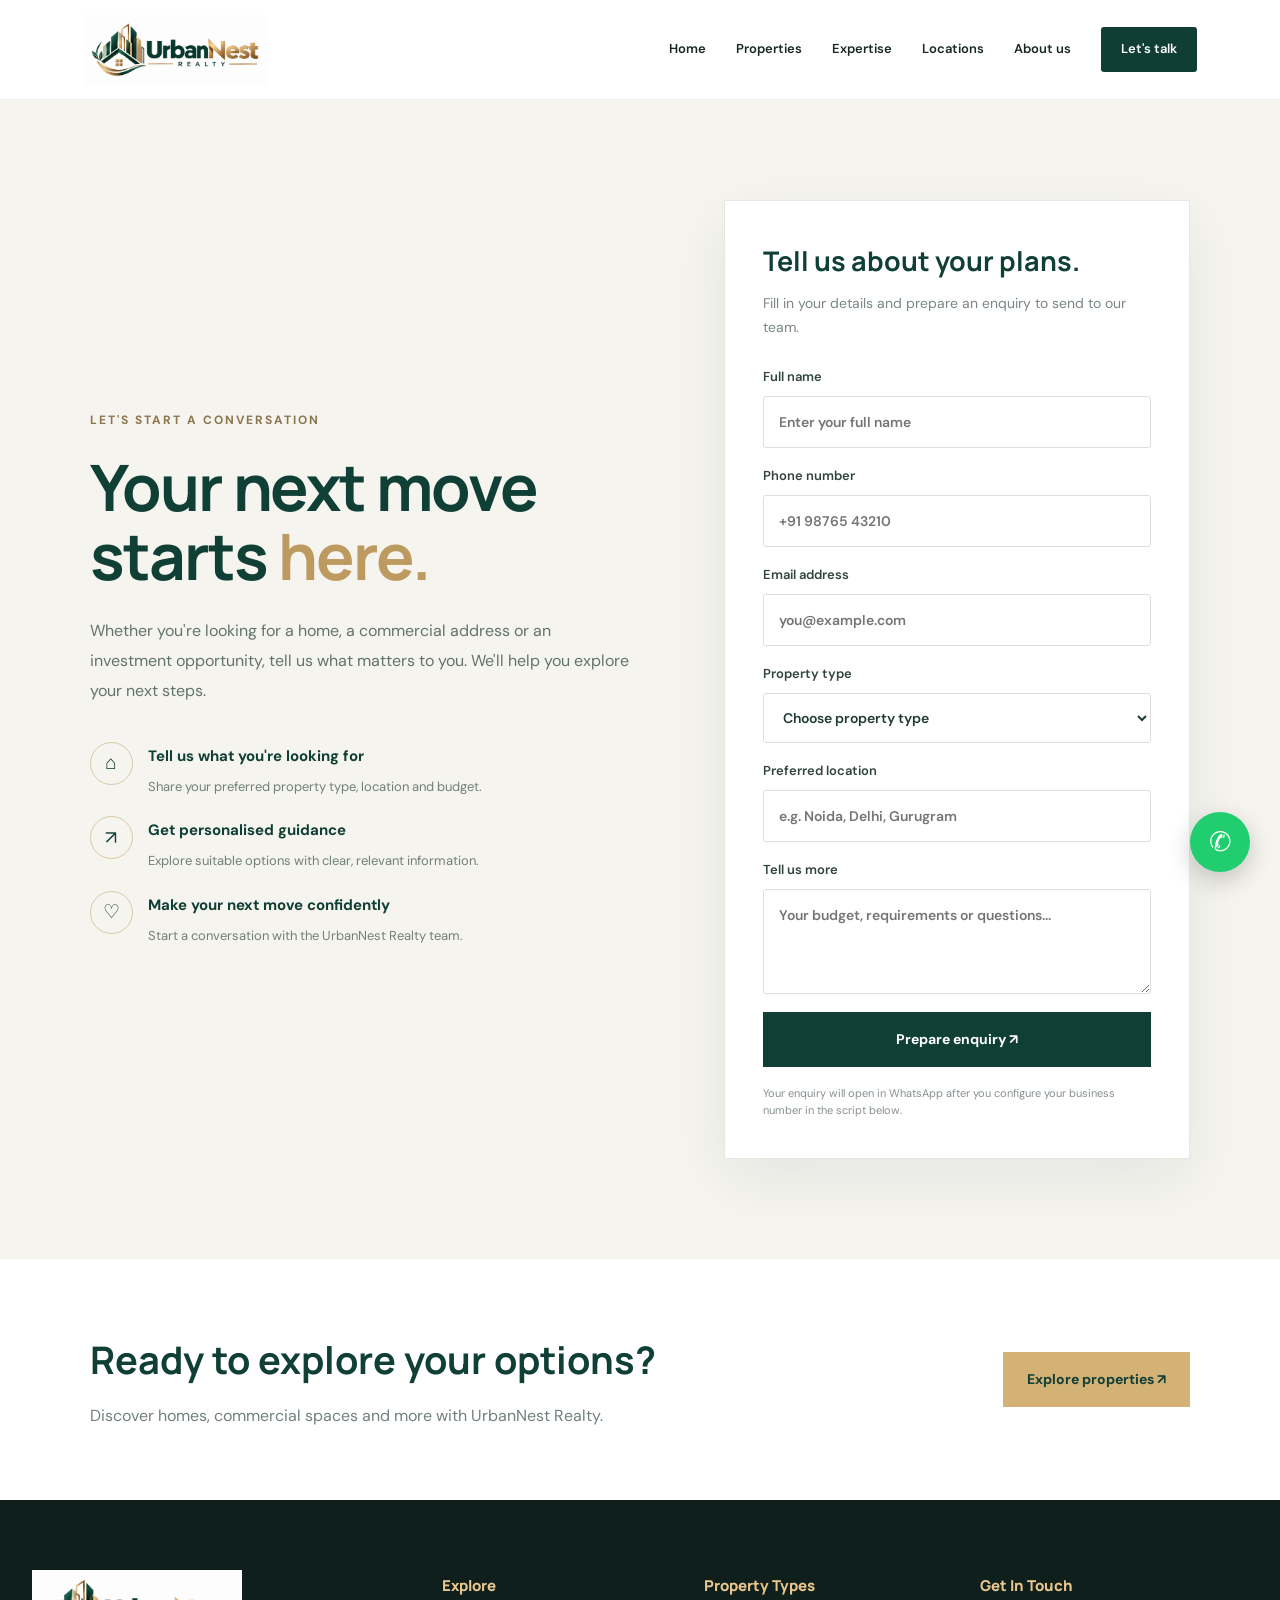
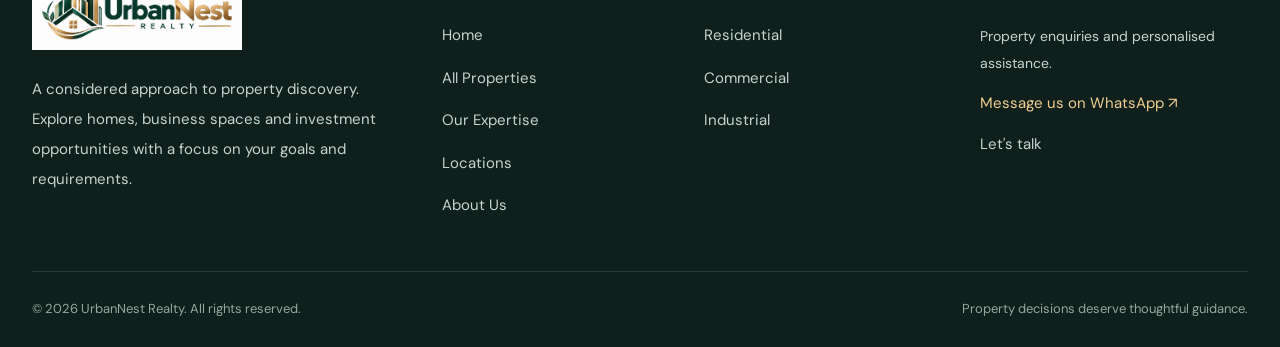
<file: lets.html>
<!DOCTYPE html>
<html lang="en">
<head>
  <meta charset="UTF-8">
  <meta name="viewport" content="width=device-width, initial-scale=1.0">
  <meta name="description" content="Contact UrbanNest Realty for residential, commercial and industrial property guidance.">
  <title>Let's Talk | UrbanNest Realty</title>

  <link rel="preconnect" href="https://fonts.googleapis.com">
  <link rel="preconnect" href="https://fonts.gstatic.com" crossorigin>
  <link href="https://fonts.googleapis.com/css2?family=DM+Sans:wght@400;500;600;700&family=Manrope:wght@400;500;600;700;800&display=swap" rel="stylesheet">
  <link rel="stylesheet" href="style.css">

  <style>
    /* CONTACT PAGE */
    .talk-hero {
      background: #f5f4ef;
      padding: 100px 7%;
    }

    .talk-hero-inner {
      max-width: 1250px;
      margin: auto;
      display: grid;
      grid-template-columns: 1.1fr .9fr;
      gap: 65px;
      align-items: center;
    }

    .talk-kicker {
      color: #8d754e;
      font-size: 12px;
      font-weight: 700;
      letter-spacing: 2px;
      margin-bottom: 22px;
    }

    .talk-copy h1 {
      color: #103f35;
      font-family: "Manrope", sans-serif;
      font-size: clamp(42px, 5vw, 72px);
      line-height: 1.08;
      letter-spacing: -2px;
      margin: 0 0 25px;
    }

    .talk-copy h1 em {
      color: #bd9a60;
      font-style: normal;
    }

    .talk-copy > p {
      max-width: 540px;
      color: #63736d;
      font-size: 16px;
      line-height: 1.9;
    }

    .talk-points {
      display: grid;
      gap: 18px;
      margin-top: 35px;
    }

    .talk-point {
      display: flex;
      align-items: flex-start;
      gap: 15px;
    }

    .talk-point-icon {
      width: 43px;
      height: 43px;
      flex-shrink: 0;
      border: 1px solid #d9c8a8;
      border-radius: 50%;
      display: grid;
      place-items: center;
      color: #103f35;
      font-size: 19px;
    }

    .talk-point strong {
      display: block;
      color: #103f35;
      font-size: 15px;
      margin: 2px 0 5px;
    }

    .talk-point span {
      color: #728079;
      font-size: 13px;
      line-height: 1.7;
    }

    .talk-form-card {
      background: #fff;
      padding: 38px;
      border: 1px solid #e8e6df;
      box-shadow: 0 20px 60px rgba(16, 63, 53, .07);
    }

    .talk-form-card h2 {
      color: #103f35;
      font-family: "Manrope", sans-serif;
      font-size: 27px;
      margin: 0 0 10px;
    }

    .talk-form-card > p {
      color: #7b8780;
      font-size: 14px;
      line-height: 1.7;
      margin: 0 0 27px;
    }

    .talk-form {
      display: grid;
      gap: 18px;
    }

    .talk-form label {
      display: grid;
      gap: 8px;
      color: #31453d;
      font-size: 13px;
      font-weight: 600;
    }

    .talk-form input,
    .talk-form select,
    .talk-form textarea {
      width: 100%;
      box-sizing: border-box;
      padding: 14px 15px;
      border: 1px solid #dedfd8;
      border-radius: 3px;
      background: #fff;
      color: #203b32;
      font: inherit;
      font-size: 14px;
      outline: none;
    }

    .talk-form input:focus,
    .talk-form select:focus,
    .talk-form textarea:focus {
      border-color: #103f35;
    }

    .talk-form textarea {
      min-height: 105px;
      resize: vertical;
    }

    .talk-submit {
      border: 0;
      background: #103f35;
      color: #fff;
      padding: 16px 20px;
      font-size: 14px;
      font-weight: 700;
      cursor: pointer;
      transition: background .2s ease;
    }

    .talk-submit:hover {
      background: #1b594a;
    }

    .talk-note {
      color: #87918b;
      font-size: 11px;
      line-height: 1.6;
    }

    .talk-bottom {
      padding: 70px 7%;
      background: #fff;
    }

    .talk-bottom-inner {
      max-width: 1250px;
      margin: auto;
      display: flex;
      align-items: center;
      justify-content: space-between;
      gap: 30px;
    }

    .talk-bottom h2 {
      color: #103f35;
      font-family: "Manrope", sans-serif;
      font-size: clamp(26px, 3vw, 38px);
      margin: 0 0 12px;
    }

    .talk-bottom p {
      color: #728079;
      line-height: 1.8;
      margin: 0;
    }

    .talk-properties-link {
      display: inline-block;
      padding: 16px 24px;
      background: #d4b174;
      color: #103f35;
      text-decoration: none;
      font-size: 14px;
      font-weight: 700;
      white-space: nowrap;
    }

    /* FOOTER — SAME DESIGN AS HOME PAGE */
    .footer {
      background: #0f1f1b;
      color: #c5d4cf;
      width: 100%;
      margin: 0;
      padding: 0;
      overflow: hidden;
      font-family: "DM Sans", sans-serif;
    }

    .footer .container {
      width: 100%;
      max-width: 100%;
      padding: 0 32px;
      margin: 0 auto;
      box-sizing: border-box;
    }

    .footer-grid {
      display: grid;
      grid-template-columns: 1.35fr .8fr .85fr 1fr;
      gap: 48px;
      padding: 70px 0 52px;
      align-items: start;
    }

    .footer-brand,
    .footer-column {
      min-width: 0;
    }

    .footer .brand {
      display: inline-flex;
      align-items: center;
      gap: 15px;
      margin-bottom: 24px;
      text-decoration: none;
    }

    .footer .brand-logo {
      max-width: 220px;
      height: auto;
      object-fit: contain;
    }

    .footer-about {
      max-width: 390px;
      color: #c5d4cf;
      font-size: 15px;
      line-height: 2;
      margin: 0;
    }

    .footer-column h4 {
      color: #e8c58d;
      font-family: "Manrope", sans-serif;
      font-size: 15px;
      font-weight: 800;
      margin: 4px 0 25px;
    }

    .footer-links {
      display: flex;
      flex-direction: column;
      align-items: flex-start;
      gap: 17px;
    }

    .footer-links a,
    .footer-contact a {
      color: #c5d4cf;
      font-size: 15px;
      line-height: 1.7;
      text-decoration: none;
      transition: color .25s ease, transform .25s ease;
    }

    .footer-links a:hover,
    .footer-contact a:hover {
      color: #e8c58d;
      transform: translateX(3px);
    }

    .footer-contact {
      display: flex;
      flex-direction: column;
      align-items: flex-start;
      gap: 15px;
    }

    .footer-contact p {
      color: #c5d4cf;
      font-size: 14px;
      line-height: 1.9;
      margin: 0;
    }

    .footer-contact a.footer-whatsapp {
      color: #f0cf91;
    }

    .footer-bottom {
      min-height: 76px;
      border-top: 1px solid rgba(255,255,255,.12);
      display: flex;
      justify-content: space-between;
      align-items: center;
      flex-wrap: wrap;
      gap: 12px 24px;
      padding: 18px 0;
      box-sizing: border-box;
    }

    .footer-bottom span {
      color: #91aaa1;
      font-size: 13px;
      line-height: 1.7;
    }

    .whatsapp-float {
      position: fixed;
      right: 30px;
      bottom: 28px;
      z-index: 9999;
      width: 60px;
      height: 60px;
      display: flex;
      justify-content: center;
      align-items: center;
      border-radius: 50%;
      background: #20ce70;
      color: #fff;
      text-decoration: none;
      box-shadow: 0 8px 25px rgba(0,0,0,.2);
    }

    @media (max-width: 1050px) {
      .footer-grid {
        grid-template-columns: repeat(2, minmax(0, 1fr));
        gap: 42px 35px;
        padding: 55px 0 42px;
      }

      .talk-hero-inner {
        gap: 35px;
      }
    }

    @media (max-width: 760px) {
      .talk-hero {
        padding: 65px 22px;
      }

      .talk-hero-inner {
        grid-template-columns: 1fr;
      }

      .talk-form-card {
        padding: 25px 20px;
      }

      .talk-bottom {
        padding: 50px 22px;
      }

      .talk-bottom-inner {
        align-items: flex-start;
        flex-direction: column;
      }
    }

    @media (max-width: 600px) {
      .footer .container {
        padding: 0 22px;
      }

      .footer-grid {
        grid-template-columns: 1fr;
        gap: 35px;
        padding: 42px 0 35px;
      }

      .footer-bottom {
        align-items: flex-start;
        flex-direction: column;
        gap: 7px;
        padding: 20px 0;
      }

      .whatsapp-float {
        width: 54px;
        height: 54px;
        right: 17px;
        bottom: 17px;
      }
    }
  </style>
</head>

<body>
  <!-- SAME HEADER -->
  <header class="header">
    <a href="index.html#home" class="brand" aria-label="UrbanNest Realty Home">
      <img src="urbannest-logo.png" alt="UrbanNest Realty" class="brand-logo">
    </a>

    <button type="button" class="menu-toggle" id="menuToggle"
      aria-label="Toggle navigation" aria-expanded="false" aria-controls="nav">
      ☰
    </button>

    <nav class="nav" id="nav">
      <a href="index.html">Home</a>
      <a href="properties.html">Properties</a>
      <a href="expertise.html">Expertise</a>
      <a href="location.html">Locations</a>
      <a href="about.html">About us</a>
      <a class="nav-cta" href="lets.html">Let's talk</a>
    </nav>
  </header>

  <main>
    <section class="talk-hero">
      <div class="talk-hero-inner">
        <div class="talk-copy">
          <div class="talk-kicker">LET'S START A CONVERSATION</div>
          <h1>Your next move<br>starts <em>here.</em></h1>
          <p>
            Whether you're looking for a home, a commercial address or an
            investment opportunity, tell us what matters to you. We'll help
            you explore your next steps.
          </p>

          <div class="talk-points">
            <div class="talk-point">
              <div class="talk-point-icon">⌂</div>
              <div>
                <strong>Tell us what you're looking for</strong>
                <span>Share your preferred property type, location and budget.</span>
              </div>
            </div>

            <div class="talk-point">
              <div class="talk-point-icon">↗</div>
              <div>
                <strong>Get personalised guidance</strong>
                <span>Explore suitable options with clear, relevant information.</span>
              </div>
            </div>

            <div class="talk-point">
              <div class="talk-point-icon">♡</div>
              <div>
                <strong>Make your next move confidently</strong>
                <span>Start a conversation with the UrbanNest Realty team.</span>
              </div>
            </div>
          </div>
        </div>

        <div class="talk-form-card">
          <h2>Tell us about your plans.</h2>
          <p>Fill in your details and prepare an enquiry to send to our team.</p>

          <form class="talk-form" id="talkForm">
            <label>
              Full name
              <input type="text" id="talkName" placeholder="Enter your full name" required>
            </label>

            <label>
              Phone number
              <input type="tel" id="talkPhone" placeholder="+91 98765 43210"
                pattern="[0-9+() -]{8,18}" required>
            </label>

            <label>
              Email address
              <input type="email" id="talkEmail" placeholder="you@example.com">
            </label>

            <label>
              Property type
              <select id="talkType" required>
                <option value="">Choose property type</option>
                <option>Residential</option>
                <option>Commercial</option>
                <option>Industrial</option>
                <option>Investment consultation</option>
              </select>
            </label>

            <label>
              Preferred location
              <input type="text" id="talkLocation" placeholder="e.g. Noida, Delhi, Gurugram">
            </label>

            <label>
              Tell us more
              <textarea id="talkMessage" placeholder="Your budget, requirements or questions..."></textarea>
            </label>

            <button type="submit" class="talk-submit">Prepare enquiry ↗</button>
            <span class="talk-note">
              Your enquiry will open in WhatsApp after you configure your business number in the script below.
            </span>
          </form>
        </div>
      </div>
    </section>

    <section class="talk-bottom">
      <div class="talk-bottom-inner">
        <div>
          <h2>Ready to explore your options?</h2>
          <p>Discover homes, commercial spaces and more with UrbanNest Realty.</p>
        </div>
        <a href="properties.html" class="talk-properties-link">Explore properties ↗</a>
      </div>
    </section>
  </main>

  <!-- SAME FOOTER -->
  <footer class="footer" id="footer">
    <div class="container">
      <div class="footer-grid">
        <div class="footer-brand">
          <a href="index.html#home" class="brand" aria-label="UrbanNest Realty Home">
            <img src="urbannest-logo.png" alt="UrbanNest Realty" class="brand-logo">
          </a>
          <p class="footer-about">
            A considered approach to property discovery.
            Explore homes, business spaces and investment opportunities
            with a focus on your goals and requirements.
          </p>
        </div>

        <div class="footer-column">
          <h4>Explore</h4>
          <div class="footer-links">
            <a href="index.html#home">Home</a>
            <a href="properties.html">All Properties</a>
            <a href="expertise.html">Our Expertise</a>
            <a href="location.html">Locations</a>
            <a href="about.html">About Us</a>
          </div>
        </div>

        <div class="footer-column">
          <h4>Property Types</h4>
          <div class="footer-links">
            <a href="properties.html">Residential</a>
            <a href="properties.html">Commercial</a>
            <a href="properties.html">Industrial</a>
          </div>
        </div>

        <div class="footer-column">
          <h4>Get In Touch</h4>
          <div class="footer-contact">
            <p>Property enquiries and personalised assistance.</p>
            <a href="#" id="footerWhatsApp" class="footer-whatsapp"
              target="_blank" rel="noopener noreferrer">
              Message us on WhatsApp ↗
            </a>
            <a href="lets.html">Let's talk</a>
          </div>
        </div>
      </div>

      <div class="footer-bottom">
        <span>© <span id="currentYear"></span> UrbanNest Realty. All rights reserved.</span>
        <span>Property decisions deserve thoughtful guidance.</span>
      </div>
    </div>
  </footer>

  <a class="whatsapp-float" id="whatsappFloat" href="#"
    aria-label="Chat on WhatsApp" target="_blank" rel="noopener noreferrer">
    ✆
  </a>

  <script src="script.js" defer></script>

  <script>
    document.getElementById("currentYear").textContent = new Date().getFullYear();

    /*
      IMPORTANT:
      Replace the placeholder below with your WhatsApp business number.
      Use country code + number only, without +, spaces or dashes.
      Example format for India: 91XXXXXXXXXX
    */
    const WHATSAPP_NUMBER = "91YOURNUMBER";

    function openWhatsApp(message) {
      if (!/^91\d{10}$/.test(WHATSAPP_NUMBER)) {
        alert("Please add your actual WhatsApp business number in lets-talk.html first.");
        return;
      }

      const url = "https://wa.me/" + WHATSAPP_NUMBER +
        "?text=" + encodeURIComponent(message);

      window.open(url, "_blank", "noopener,noreferrer");
    }

    document.getElementById("talkForm").addEventListener("submit", function (event) {
      event.preventDefault();

      const name = document.getElementById("talkName").value.trim();
      const phone = document.getElementById("talkPhone").value.trim();
      const email = document.getElementById("talkEmail").value.trim();
      const type = document.getElementById("talkType").value;
      const location = document.getElementById("talkLocation").value.trim();
      const details = document.getElementById("talkMessage").value.trim();

      const message =
        "Hello UrbanNest Realty, I would like to make a property enquiry.\n\n" +
        "Name: " + name + "\n" +
        "Phone: " + phone + "\n" +
        "Email: " + (email || "Not provided") + "\n" +
        "Property Type: " + type + "\n" +
        "Preferred Location: " + (location || "Not specified") + "\n" +
        "Requirements: " + (details || "Not specified");

      openWhatsApp(message);
    });

    document.getElementById("whatsappFloat").addEventListener("click", function (event) {
      event.preventDefault();
      openWhatsApp("Hello UrbanNest Realty, I would like to enquire about your properties.");
    });

    document.getElementById("footerWhatsApp").addEventListener("click", function (event) {
      event.preventDefault();
      openWhatsApp("Hello UrbanNest Realty, I would like to discuss a property enquiry.");
    });
  </script>
</body>
</html>
</file>
<file: style.css>
:root {
  --green: #103e35;
  --green-dark: #092c26;
  --green-light: #1e5c4e;
  --gold: #d6b477;
  --cream: #f6f3eb;
  --paper: #fffefa;
  --ink: #182820;
  --muted: #777e75;
  --line: #dedfd5;
  --white: #ffffff;
}

* { box-sizing: border-box; margin: 0; padding: 0; }
html { scroll-behavior: smooth; scroll-padding-top: 90px; }
body {
  font-family: "DM Sans", sans-serif;
  color: var(--ink);
  background: var(--paper);
  line-height: 1.6;
}
h1, h2, h3, .brand-name { font-family: "Manrope", sans-serif; }
a { color: inherit; text-decoration: none; }
button, input, select { font: inherit; }
button, a { -webkit-tap-highlight-color: transparent; }
img { display: block; width: 100%; object-fit: cover; }
button { cursor: pointer; }
::selection { background: var(--gold); color: var(--green-dark); }

/* HEADER */
.header {
  height: 86px;
  padding: 0 6.5%;
  display: flex;
  align-items: center;
  justify-content: space-between;
  background: var(--paper);
  position: sticky;
  top: 0;
  z-index: 100;
  border-bottom: 1px solid rgba(16, 62, 53, .08);
}
.brand { display: flex; align-items: center; gap: 11px; }
.brand-symbol {
  width: 43px; height: 43px;
  display: grid; place-items: center;
  color: var(--gold);
  border: 1px solid var(--gold);
  font: 800 16px "Manrope", sans-serif;
  letter-spacing: -3px;
  border-radius: 50% 50% 50% 8px;
  transform: rotate(-5deg);
}
.brand-symbol span { color: var(--green); }
.brand-name {
  font-size: 15px; font-weight: 800;
  letter-spacing: 1.3px; line-height: 1.25;
}
.brand-name small {
  display: block; font-size: 8px;
  font-family: "DM Sans", sans-serif;
  letter-spacing: 2.6px; color: var(--muted);
  margin-top: 3px;
}
.nav { display: flex; align-items: center; gap: 31px; }
.nav > a:not(.nav-cta) {
  font-size: 13px; font-weight: 600;
  transition: color .2s;
}
.nav > a:hover { color: #a27c3f; }
.nav .nav-cta {
  background: var(--green); color: white;
  padding: 12px 20px; border-radius: 3px;
  font-size: 13px; font-weight: 600;
}
.menu-toggle { display: none; border: 0; background: none; font-size: 25px; }

/* HERO */
.hero {
  background: var(--green-dark);
  min-height: 590px;
  padding: 66px 6.5% 90px;
  color: white;
  display: grid;
  grid-template-columns: .88fr 1.12fr;
  gap: 6%;
  align-items: center;
  position: relative;
  overflow: hidden;
}
.hero::before {
  content: ""; position: absolute;
  width: 450px; height: 450px;
  border: 1px solid rgba(214,180,119,.12);
  border-radius: 50%; left: -270px; bottom: -260px;
  box-shadow: 0 0 0 60px rgba(214,180,119,.025),
              0 0 0 120px rgba(214,180,119,.025);
}
.hero-copy { position: relative; z-index: 2; padding-bottom: 15px; }
.eyebrow, .section-kicker {
  font-size: 10px; font-weight: 700;
  letter-spacing: 2.4px; text-transform: uppercase;
}
.eyebrow { color: var(--gold); display: flex; gap: 10px; align-items: center; }
.eyebrow span, .live-dot {
  width: 7px; height: 7px; border-radius: 50%;
  background: var(--gold); display: inline-block;
}
.hero h1 {
  font-size: clamp(46px, 5.5vw, 78px);
  line-height: 1.06; letter-spacing: -4px;
  margin: 28px 0 23px; font-weight: 600;
}
h1 em, h2 em { color: var(--gold); font-style: normal; }
.hero-description { max-width: 420px; color: #c6d4cb; font-size: 15px; line-height: 1.9; }
.hero-actions { display: flex; flex-wrap: wrap; align-items: center; gap: 24px; margin-top: 30px; }
.button {
  display: inline-flex; align-items: center;
  justify-content: center; gap: 18px;
  padding: 14px 20px; border: 0;
  border-radius: 3px; font-size: 13px;
  font-weight: 700; transition: .25s;
}
.button:hover { transform: translateY(-3px); box-shadow: 0 9px 22px #0002; }
.button-gold { background: var(--gold); color: var(--green-dark); }
.button-green { background: var(--green); color: white; }
.text-link { font-size: 12px; color: #e5ece7; }
.text-link span { margin-left: 8px; color: var(--gold); }
.hero-proof { display: flex; align-items: center; gap: 13px; margin-top: 46px; }
.avatar-stack { display: flex; padding-left: 2px; }
.avatar-stack span {
  width: 29px; height: 29px; border-radius: 50%;
  display: grid; place-items: center; margin-left: -3px;
  border: 2px solid var(--green-dark);
  background: #d6b477; color: var(--green-dark);
  font-size: 9px; font-weight: 800;
}
.avatar-stack span:nth-child(2) { background: #e8dfce; }
.avatar-stack span:nth-child(3) { background: #779c88; }
.hero-proof strong, .hero-proof small { display: block; font-size: 10px; }
.hero-proof small { color: #b5c8bd; margin-top: 3px; }
.hero-visual {
  position: relative; height: 440px;
  border-radius: 3px 90px 3px 3px;
}
.hero-visual > img { height: 100%; border-radius: inherit; }
.hero-visual::after {
  content: ""; position: absolute; inset: 0;
  border-radius: inherit;
  background: linear-gradient(0deg, rgba(0,0,0,.62), transparent 62%);
}
.image-label {
  position: absolute; top: 22px; left: 22px;
  z-index: 2; background: #0c3029d9;
  padding: 9px 12px; font-size: 9px; letter-spacing: 1.5px;
}
.live-dot { width: 6px; height: 6px; margin-right: 7px; }
.hero-image-caption { position: absolute; left: 30px; bottom: 30px; z-index: 2; }
.hero-image-caption > span { font-size: 9px; letter-spacing: 2px; color: var(--gold); }
.hero-image-caption h2 { font-size: 28px; line-height: 1.3; margin-top: 8px; }
.floating-note {
  position: absolute; z-index: 3; bottom: 40px; right: -28px;
  background: var(--paper); color: var(--green);
  display: flex; gap: 12px; align-items: center;
  padding: 17px 19px; box-shadow: 0 15px 40px #0002;
  max-width: 250px;
}
.note-icon { font-size: 29px; color: #b08c4f; }
.floating-note small, .floating-note strong { display: block; }
.floating-note small { color: #a07d43; font-size: 8px; letter-spacing: 1.2px; }
.floating-note strong { font-size: 11px; line-height: 1.5; margin-top: 3px; }
.hero-side-note {
  position: absolute; right: 16px; top: 50%;
  writing-mode: vertical-rl; font-size: 8px;
  letter-spacing: 2px; color: #b6c7bd;
}

/* SEARCH */
.search-section {
  background: white; position: relative; z-index: 5;
  width: 87%; max-width: 1350px;
  margin: -38px auto 0; padding: 22px 26px;
  box-shadow: 0 14px 45px #0b30220d;
  border: 1px solid #ecece5;
  display: grid; grid-template-columns: 180px 1fr;
  gap: 22px; align-items: center;
}
.search-heading span { font-size: 9px; letter-spacing: 1.5px; color: #a27c3f; font-weight: 700; }
.search-heading p { font: 700 16px "Manrope", sans-serif; margin-top: 5px; }
.search-form { display: grid; grid-template-columns: 1fr 1fr 1fr auto; gap: 12px; }
.search-form label, .contact-form label {
  display: flex; flex-direction: column;
  gap: 6px; font-size: 10px; font-weight: 700; color: #777e75;
}
.search-form select {
  border: 0; border-bottom: 1px solid var(--line);
  background: white; padding: 7px 0;
  color: var(--ink); font-size: 12px; outline: none;
}
.search-button { align-self: end; padding: 12px 15px; white-space: nowrap; }

/* SHARED SECTIONS */
.section-pad { padding: 105px 8%; }
.section-kicker { color: #a17c43; }
.intro { padding-bottom: 70px; }
.intro-grid {
  display: grid; grid-template-columns: 1.2fr .8fr;
  gap: 8%; margin-top: 22px; align-items: end;
}
.intro h2, .section-heading h2, .expertise-copy h2 {
  font-size: clamp(31px, 4vw, 49px);
  line-height: 1.19; letter-spacing: -1.8px;
  font-weight: 600;
}
.intro h2 em, .section-heading h2 em,
.expertise-copy h2 em { color: #a17c43; }
.intro-text p { color: #6e766d; font-size: 13px; line-height: 1.95; }
.under-link {
  display: inline-block; font-size: 12px;
  font-weight: 700; border-bottom: 1px solid var(--gold);
  padding-bottom: 6px; margin-top: 17px;
}
.under-link span { color: #a17c43; margin-left: 8px; }
.stats-row {
  display: grid; grid-template-columns: repeat(4, 1fr);
  margin-top: 55px; border-top: 1px solid var(--line);
  border-bottom: 1px solid var(--line);
}
.stats-row > div { padding: 25px 18px 25px 0; }
.stats-row > div + div { border-left: 1px solid var(--line); padding-left: 25px; }
.stats-row strong { font: 700 27px "Manrope", sans-serif; }
.stats-row strong span { color: #b28c4c; }
.stats-row p { color: #747b73; font-size: 11px; margin-top: 4px; }

/* PROPERTY CARDS */
.property-section { background: var(--cream); }
.section-heading {
  display: flex; align-items: end;
  justify-content: space-between; gap: 30px; margin-top: 22px;
}
.section-heading p { max-width: 310px; font-size: 12px; color: var(--muted); line-height: 1.9; }
.section-heading .under-link { margin-bottom: 6px; }
.filter-bar { display: flex; gap: 9px; flex-wrap: wrap; margin: 35px 0 28px; }
.filter-btn {
  background: transparent; border: 1px solid #d6d7ce;
  padding: 9px 16px; font-size: 11px;
  color: #60695f; border-radius: 30px; transition: .2s;
}
.filter-btn.active, .filter-btn:hover {
  background: var(--green); color: white; border-color: var(--green);
}
.property-grid { display: grid; grid-template-columns: 1fr 1fr; gap: 45px 28px; align-items: start; }
.property-card { min-width: 0; }
.property-offset { margin-top: 52px; }
.property-image { height: 300px; position: relative; overflow: hidden; background: #d8ddd5; }
.property-large .property-image { height: 365px; }
.property-image img { height: 100%; transition: transform .6s; }
.property-card:hover .property-image img { transform: scale(1.045); }
.property-tag {
  position: absolute; top: 16px; left: 16px;
  background: var(--paper); color: var(--green);
  font-size: 8px; font-weight: 800; letter-spacing: 1.2px;
  padding: 8px 10px;
}
.heart-btn {
  position: absolute; top: 13px; right: 13px;
  width: 36px; height: 36px; border-radius: 50%;
  border: 0; background: #fffefaed;
  font-size: 23px; color: var(--green);
}
.heart-btn.saved { background: var(--green); color: white; }
.image-count {
  position: absolute; bottom: 14px; right: 14px;
  font-size: 9px; letter-spacing: 1px; color: white;
  background: #0b211b99; padding: 6px 8px;
}
.property-info {
  display: flex; justify-content: space-between; gap: 10px;
  align-items: start; padding-top: 18px;
}
.property-location { font-size: 9px; letter-spacing: 1.1px; color: #a17c43; font-weight: 700; }
.property-info h3 { font-size: 19px; margin-top: 5px; font-weight: 700; }
.property-price { white-space: nowrap; font-size: 12px; font-weight: 700; margin-top: 21px; }
.property-meta {
  display: flex; justify-content: space-between;
  padding-top: 13px; margin-top: 13px;
  border-top: 1px solid #dedfd5;
  font-size: 10px; color: #747b73;
}
.property-meta span:last-child { color: var(--green); font-weight: 700; }
.disclaimer { color: #777e75; font-size: 10px; margin-top: 28px; }
.no-results { padding: 35px; background: white; color: var(--green); font-size: 13px; }

/* EXPERTISE SPLIT */
.expertise {
  background: var(--green); color: white;
  display: grid; grid-template-columns: .92fr 1.08fr;
}
.expertise-image { min-height: 650px; position: relative; }
.expertise-image > img { height: 100%; position: absolute; inset: 0; }
.expertise-image::after {
  content: ""; position: absolute; inset: 0;
  background: linear-gradient(0deg, #092c26a8, transparent 55%);
}
.expertise-stamp {
  position: absolute; z-index: 2; bottom: 35px; left: 35px;
  border: 1px solid #ffffff9c; padding: 16px 20px;
  font-size: 10px; font-weight: 700; letter-spacing: 2px; line-height: 1.8;
}
.expertise-copy { padding: 85px 11% 75px 9%; }
.expertise-copy h2 { margin-top: 20px; }
.expertise-copy > p { color: #c5d5ca; font-size: 12px; line-height: 1.9; max-width: 430px; margin: 20px 0 25px; }
.expertise-list { margin-top: 42px; border-top: 1px solid #ffffff33; }
.expertise-list > div {
  display: grid; grid-template-columns: 36px 1fr 20px;
  align-items: center; gap: 8px; padding: 18px 0;
  border-bottom: 1px solid #ffffff33;
}
.expertise-list span { font-size: 10px; color: var(--gold); }
.expertise-list strong { font-size: 12px; font-weight: 500; }

/* LOCATIONS */
.locations { background: var(--paper); }
.location-grid { display: grid; grid-template-columns: repeat(4, 1fr); gap: 14px; margin-top: 37px; }
.location-card {
  height: 330px; position: relative; overflow: hidden;
  color: white; background: var(--green); display: block;
}
.location-card img {
  height: 100%; transition: transform .5s;
  filter: brightness(.73);
}
.location-card:hover img { transform: scale(1.06); filter: brightness(.55); }
.location-card::after {
  content: ""; position: absolute; inset: 0;
  background: linear-gradient(0deg, #071d17dd, transparent 60%);
}
.location-number { position: absolute; top: 16px; left: 15px; z-index: 1; font-size: 9px; letter-spacing: 1.5px; }
.location-card > div { position: absolute; bottom: 21px; left: 19px; z-index: 1; }
.location-card h3 { font-size: 23px; }
.location-card > div span { font-size: 10px; color: #e3c994; }

/* JOURNEY */
.journey { background: #eeeae0; }
.journey .section-heading { margin-bottom: 38px; }
.journey-steps { display: grid; grid-template-columns: repeat(3, 1fr); gap: 25px; }
.journey-steps > div { padding: 25px 25px 30px 0; border-top: 1px solid #c8c5b9; }
.journey-steps > div > span { color: #a17c43; font-size: 11px; font-weight: 700; }
.journey-steps h3 { font-size: 21px; margin: 24px 0 10px; }
.journey-steps p { color: #6e766d; font-size: 12px; line-height: 1.9; max-width: 280px; }

/* CONTACT */
.contact-section {
  background: var(--green-dark); color: white;
  padding: 90px 8%;
  display: grid; grid-template-columns: 1fr .82fr;
  gap: 10%; align-items: start;
}
.contact-copy h2 { font-size: clamp(43px, 5.3vw, 70px); line-height: 1.08; letter-spacing: -3px; margin-top: 24px; }
.contact-copy > p { color: #c5d5ca; font-size: 13px; line-height: 1.9; max-width: 420px; margin-top: 22px; }
.contact-details { display: flex; flex-direction: column; margin-top: 50px; gap: 7px; }
.contact-details > span { font-size: 9px; color: var(--gold); letter-spacing: 1.5px; }
.contact-details > a { font-size: 19px; font-weight: 700; }
.contact-details small { color: #b5c8bd; font-size: 10px; margin-top: 8px; max-width: 320px; }
.contact-form { background: var(--paper); color: var(--ink); padding: 32px; }
.contact-form h3 { font-size: 23px; }
.contact-form > p { font-size: 12px; color: var(--muted); margin: 5px 0 24px; }
.contact-form label { margin-bottom: 18px; color: #5e6a60; }
.contact-form input, .contact-form select {
  width: 100%; border: 1px solid #e0e1d8;
  background: white; padding: 12px;
  outline: none; color: var(--ink); font-size: 12px;
  border-radius: 2px;
}
.contact-form input:focus, .contact-form select:focus { border-color: #a17c43; }
.contact-form .button { width: 100%; margin-top: 4px; }
.form-note { display: block; font-size: 9px; color: #777e75; margin-top: 13px; line-height: 1.6; }

/* FOOTER */
.footer { background: #66aa9c; color: white; padding: 35px 8% 18px; }
.footer-main { display: flex; align-items: center; justify-content: space-between; gap: 20px; padding-bottom: 30px; }
.brand-footer .brand-name { color: white; }
.brand-footer .brand-symbol span { color: white; }
.footer-main > p { color: #b5c8bd; font-size: 11px; }
.footer-top { font-size: 9px; letter-spacing: 1.3px; color: var(--gold); }
.footer-bottom {
  border-top: 1px solid #ffffff24; padding-top: 15px;
  display: flex; justify-content: space-between; gap: 15px;
  color: #9bafa4; font-size: 9px;
}
.whatsapp-float {
  position: fixed; right: 22px; bottom: 22px; z-index: 99;
  width: 52px; height: 52px; display: grid; place-items: center;
  border-radius: 50%; background: #1ebd67; color: white;
  font-size: 27px; box-shadow: 0 6px 22px #0002;
}
.toast {
  position: fixed; bottom: 88px; right: 22px; z-index: 150;
  max-width: 320px; padding: 14px 18px;
  background: var(--green-dark); color: white;
  font-size: 12px; box-shadow: 0 6px 22px #0002;
  opacity: 0; transform: translateY(10px); pointer-events: none;
  transition: .25s;
}
.toast.show { opacity: 1; transform: translateY(0); }

/* RESPONSIVE */
@media (min-width: 1500px) {
  .hero, .header { padding-left: max(6.5%, calc((100% - 1350px)/2)); padding-right: max(6.5%, calc((100% - 1350px)/2)); }
  .section-pad, .contact-section { padding-left: max(8%, calc((100% - 1250px)/2)); padding-right: max(8%, calc((100% - 1250px)/2)); }
}
@media (max-width: 1100px) {
  .header { padding: 0 4%; }
  .nav { gap: 17px; }
  .hero { padding-left: 5%; padding-right: 5%; gap: 4%; }
  .hero h1 { letter-spacing: -2.5px; }
  .hero-visual { height: 390px; }
  .search-section { width: 92%; grid-template-columns: 1fr; gap: 15px; }
  .search-form { grid-template-columns: repeat(3, 1fr) auto; }
  .section-pad { padding-left: 6%; padding-right: 6%; }
  .location-grid { grid-template-columns: repeat(2, 1fr); }
  .location-card { height: 300px; }
}
@media (max-width: 760px) {
  .header { height: 72px; padding: 0 5%; }
  .menu-toggle { display: block; color: var(--green); }
  .nav {
    display: none; position: absolute; top: 72px;
    left: 0; right: 0; padding: 20px 5% 25px;
    background: var(--paper); border-bottom: 1px solid var(--line);
    flex-direction: column; align-items: stretch; gap: 0;
    box-shadow: 0 15px 25px #0000000a;
  }
  .nav.open { display: flex; }
  .nav > a:not(.nav-cta) { padding: 13px 0; border-bottom: 1px solid #e8e7df; }
  .nav .nav-cta { text-align: center; margin-top: 15px; }
  .hero { display: flex; flex-direction: column; align-items: stretch; padding: 52px 6% 72px; gap: 36px; }
  .hero h1 { font-size: clamp(48px, 12vw, 68px); margin: 22px 0 17px; }
  .hero-description { font-size: 13px; }
  .hero-proof { margin-top: 30px; }
  .hero-visual { height: 360px; margin-right: 12px; border-top-right-radius: 65px; }
  .floating-note { right: -12px; bottom: 22px; padding: 12px; }
  .hero-side-note { display: none; }
  .search-section { width: 92%; margin-top: -27px; padding: 22px 18px; }
  .search-form { grid-template-columns: 1fr 1fr; }
  .search-button { grid-column: 1 / -1; }
  .section-pad { padding: 72px 6%; }
  .intro-grid, .section-heading { grid-template-columns: 1fr; display: grid; gap: 20px; }
  .intro h2, .section-heading h2, .expertise-copy h2 { font-size: 36px; letter-spacing: -1.3px; }
  .stats-row { grid-template-columns: 1fr 1fr; margin-top: 35px; }
  .stats-row > div { padding: 20px 12px 20px 0; }
  .stats-row > div + div { padding-left: 15px; }
  .stats-row > div:nth-child(3) { border-left: 0; padding-left: 0; border-top: 1px solid var(--line); }
  .stats-row > div:nth-child(4) { border-top: 1px solid var(--line); }
  .property-grid { grid-template-columns: 1fr; gap: 35px; }
  .property-offset { margin-top: 0; }
  .property-image, .property-large .property-image { height: 300px; }
  .property-info h3 { font-size: 17px; }
  .property-price { font-size: 11px; }
  .filter-bar { gap: 7px; margin: 25px 0; }
  .filter-btn { padding: 8px 12px; }
  .expertise { grid-template-columns: 1fr; }
  .expertise-image { min-height: 390px; }
  .expertise-copy { padding: 60px 6%; }
  .location-grid { gap: 10px; }
  .location-card { height: 235px; }
  .location-card > div { left: 12px; bottom: 15px; }
  .location-card h3 { font-size: 19px; }
  .location-number { left: 12px; top: 12px; font-size: 8px; }
  .journey-steps { grid-template-columns: 1fr; gap: 10px; }
  .journey-steps > div { padding: 22px 0; }
  .journey-steps h3 { margin: 10px 0; }
  .contact-section { padding: 65px 6%; grid-template-columns: 1fr; gap: 35px; }
  .contact-copy h2 { font-size: 52px; letter-spacing: -2px; }
  .contact-details { margin-top: 30px; }
  .contact-form { padding: 25px 20px; }
  .footer { padding: 28px 6% 18px; }
  .footer-main { align-items: flex-start; flex-direction: column; }
  .footer-bottom { flex-direction: column; gap: 6px; }
}
@media (max-width: 390px) {
  .brand-name { font-size: 13px; }
  .brand-symbol { width: 38px; height: 38px; }
  .hero-visual { height: 300px; }
  .hero-image-caption { left: 20px; bottom: 20px; }
  .hero-image-caption h2 { font-size: 23px; }
  .search-form { grid-template-columns: 1fr; }
  .search-button { grid-column: auto; }
  .location-card { height: 205px; }
  .location-card h3 { font-size: 17px; }
  .property-info { flex-direction: column; }
  .property-price { margin-top: 0; }
}

/* UrbanNest mobile navigation fix */
@media (max-width: 768px) {
  #menuToggle {
    display: inline-flex;
    align-items: center;
    justify-content: center;
    position: relative;
    z-index: 10001;
    cursor: pointer;
    pointer-events: auto;
    touch-action: manipulation;
  }

  #nav {
    display: none;
  }

  #nav.open {
    display: flex;
    flex-direction: column;
    position: absolute;
    top: 100%;
    left: 0;
    right: 0;
    width: 100%;
    height: auto;
    max-height: calc(100vh - 80px);
    overflow-y: auto;
    background: #ffffff;
    padding: 20px;
    gap: 18px;
    z-index: 10000;
    box-shadow: 0 8px 20px rgba(0, 0, 0, 0.12);
  }

  #nav.open a {
    display: block;
    width: 100%;
    padding: 10px 0;
    color: #123b2a;
    text-decoration: none;
  }
}

/* ===== FIX URBANNEST HEADER LOGO ===== */

.header {
  min-height: 100px;
  height: 100px;
  padding: 0 6.5%;
  display: flex;
  align-items: center;
  justify-content: space-between;
  gap: 28px;
  position: relative;
  z-index: 1000;
  box-sizing: border-box;
  background: #ffffff;
}

.header > .brand {
  display: flex;
  align-items: center;
  flex: 0 1 auto;
  width: 230px;
  min-width: 0;
  max-width: 230px;
  height: 78px;
  overflow: hidden;
  margin: 0;
  padding: 0;
  text-decoration: none;
}

.header .brand-logo {
  display: block;
  width: 100% !important;
  max-width: 100% !important;
  height: 100% !important;
  max-height: 78px !important;
  object-fit: contain;
  object-position: left center;
  flex-shrink: 0;
}

/* Navigation alignment */
.header .nav {
  display: flex;
  align-items: center;
  justify-content: flex-end;
  gap: 30px;
  margin-left: auto;
}

/* Footer logo remains independent */
.footer .brand {
  display: inline-flex;
  align-items: center;
  width: auto;
  height: auto;
  max-width: 100%;
  overflow: visible;
}

.footer .brand-logo {
  display: block;
  width: 230px !important;
  max-width: 100% !important;
  height: auto !important;
  max-height: none !important;
  object-fit: contain;
}

/* Mobile responsive header */
@media (max-width: 768px) {
  .header {
    height: 82px;
    min-height: 82px;
    padding: 0 18px;
    gap: 12px;
  }

  .header > .brand {
    width: 175px;
    max-width: 175px;
    height: 62px;
  }

  .header .brand-logo {
    max-height: 62px !important;
  }

  .header .menu-toggle {
    display: block;
    flex-shrink: 0;
    position: relative;
    z-index: 1002;
  }

  .header .nav {
    position: absolute;
    top: 100%;
    left: 0;
    right: 0;
    width: 100%;
    margin: 0;
    padding: 20px;
    display: none;
    flex-direction: column;
    align-items: stretch;
    gap: 0;
    background: #ffffff;
    box-shadow: 0 12px 24px rgba(0, 0, 0, 0.12);
    box-sizing: border-box;
    z-index: 1001;
  }

  .header .nav.open {
    display: flex;
  }

  .header .nav a {
    padding: 14px 8px;
  }

  .footer .brand-logo {
    width: 210px !important;
  }
}

/* FIX: UrbanNest logo size on ALL pages */
.header .brand {
  display: flex !important;
  width: 220px !important;
  max-width: 220px !important;
  height: 70px !important;
  max-height: 70px !important;
  overflow: hidden !important;
  flex-shrink: 0 !important;
  align-items: center !important;
}

.header .brand-logo {
  display: block !important;
  width: 220px !important;
  max-width: 220px !important;
  height: 70px !important;
  max-height: 70px !important;
  object-fit: contain !important;
  object-position: left center !important;
}

/* Footer logo */
.footer .brand-logo {
  width: 210px !important;
  max-width: 100% !important;
  height: auto !important;
  max-height: none !important;
}

@media (max-width: 768px) {
  .header .brand {
    width: 165px !important;
    max-width: 165px !important;
    height: 55px !important;
    max-height: 55px !important;
  }

  .header .brand-logo {
    width: 165px !important;
    max-width: 165px !important;
    height: 55px !important;
    max-height: 55px !important;
  }
}

/* UrbanNest logo size fix - all pages */
.header > .brand {
  display: flex !important;
  align-items: center !important;
  width: 210px !important;
  max-width: 210px !important;
  height: 70px !important;
  max-height: 70px !important;
  flex: 0 0 210px !important;
  overflow: hidden !important;
  padding: 0 !important;
  margin: 0 !important;
  box-sizing: border-box !important;
}

.header > .brand img.brand-logo {
  display: block !important;
  width: 100% !important;
  max-width: 100% !important;
  height: 100% !important;
  max-height: 70px !important;
  object-fit: contain !important;
  object-position: left center !important;
}

/* Keep header and navigation aligned */
.header {
  display: flex;
  align-items: center;
}

/* Mobile logo */
@media (max-width: 768px) {
  .header > .brand {
    width: 160px !important;
    max-width: 160px !important;
    height: 55px !important;
    max-height: 55px !important;
    flex-basis: 160px !important;
  }

  .header > .brand img.brand-logo {
    max-height: 55px !important;
  }
}

/* FIX: Align property images evenly */
.property-grid {
  display: grid;
  grid-template-columns: repeat(2, minmax(0, 1fr));
  align-items: start;
  gap: 36px;
}

.property-card {
  align-self: start;
  min-width: 0;
  margin: 0;
}

.property-image-wrap {
  width: 100%;
  height: 420px;
  position: relative;
  overflow: hidden;
}

.property-image-wrap img {
  display: block;
  width: 100%;
  height: 100%;
  object-fit: cover;
  object-position: center;
}

@media (max-width: 768px) {
  .property-grid {
    grid-template-columns: 1fr;
    gap: 28px;
  }

  .property-image-wrap {
    height: 300px;
  }
}

/* Explore Properties Button Color */

/* Index page - Explore Properties button color */
body:has(.hero) .hero a[href*="properties.html"],
body:has(.hero) .hero .btn-primary {
  background-color: #d0ad70 !important;
  color: #0b3d32 !important;
  border-color: #d0ad70 !important;
}

body:has(.hero) .hero a[href*="properties.html"]:hover,
body:has(.hero) .hero .btn-primary:hover {
  background-color: #0b3d32 !important;
  color: #ffffff !important;
  border-color: #0b3d32 !important;
}

/* Explore Properties button - same size */
.hero a[href="properties.html"],
.hero .btn-primary {
  display: inline-flex !important;
  width: 246px !important;
  min-height: 64px !important;
  padding: 18px 30px !important;
  box-sizing: border-box !important;
  align-items: center !important;
  justify-content: space-between !important;
  font-size: 16px !important;
  line-height: 1.4 !important;
  white-space: nowrap !important;
  border-radius: 5px !important;
}

/* INDEX PAGE - Explore Properties button size fix */
a[href="properties.html"].btn-primary,
a[href="properties.html"] {
  box-sizing: border-box !important;
}


  #filterBar .filter-btn:hover {
    background-color: transparent !important;
    color: inherit !important;
    border-color: #d9d8d0 !important;
  }

  #filterBar .filter-btn.active,
  #filterBar .filter-btn.active:hover {
    background-color: #10483e !important;
    color: #ffffff !important;
    border-color: #10483e !important;
  }
/* Navbar Let's Talk text black */
nav a[href="lets-talk.html"],
nav a[href="./lets-talk.html"] {
    color: #000 !important;
}
nav a[href="lets-talk.html"]:hover,
nav a[href="./lets-talk.html"]:hover {
    color: #000 !important;
}

/* Fix Let's Talk visibility on mobile */
@media (max-width: 768px) {
  nav a[href="lets-talk.html"],
  nav a[href="./lets-talk.html"] {
    display: inline-flex !important;
    visibility: visible !important;
    opacity: 1 !important;
    color: #000 !important;
    font-size: 14px !important;
    white-space: nowrap !important;
  }
}
@media (max-width: 768px) {
  .nav-cta {
    display: inline-flex !important;
    visibility: visible !important;
    opacity: 1 !important;
    color: #000 !important;
    white-space: nowrap !important;
  }
}
</file>
